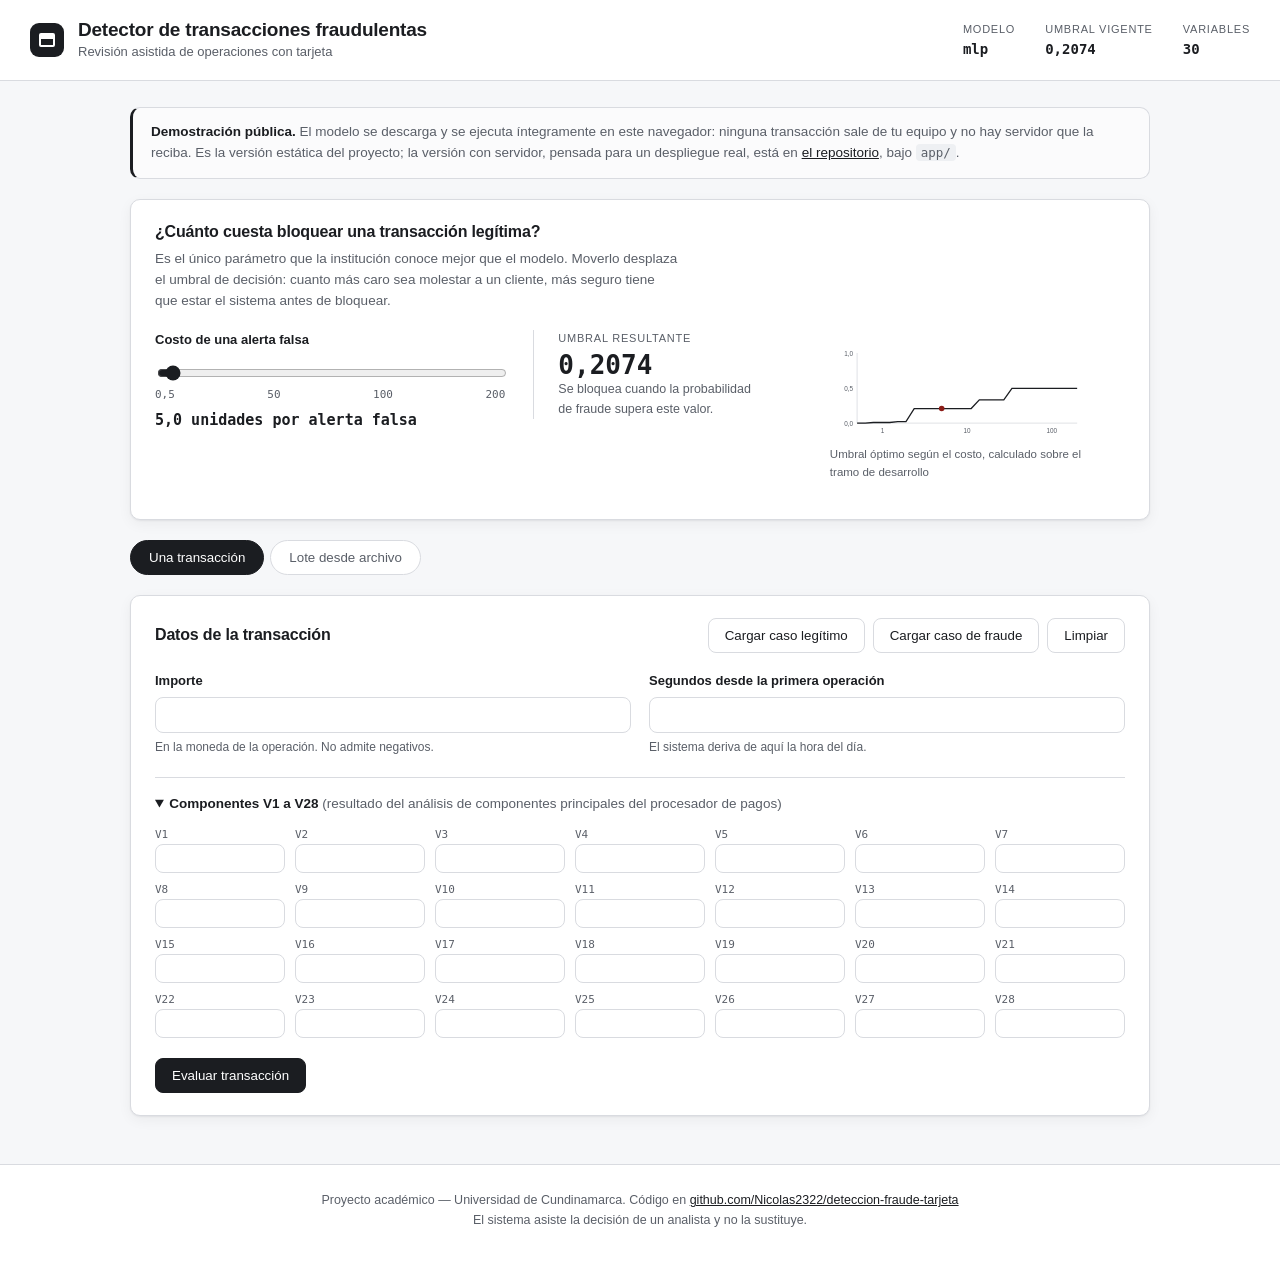
<file: docs/index.html>
<!DOCTYPE html>
<html lang="es">
<head>
<meta charset="utf-8">
<meta name="viewport" content="width=device-width, initial-scale=1">
<link rel="icon" href="favicon.svg" type="image/svg+xml">
<title>Detector de transacciones fraudulentas</title>
<meta name="description" content="Demostración pública de un detector de transacciones fraudulentas con tarjeta: el modelo se ejecuta en el navegador.">
<link rel="stylesheet" href="estilos.css">
</head>
<body>

<header class="cabecera">
  <div class="marca">
    <span class="logo" aria-hidden="true"></span>
    <div>
      <h1>Detector de transacciones fraudulentas</h1>
      <p class="sub">Revisión asistida de operaciones con tarjeta</p>
    </div>
  </div>
  <dl class="estado" id="estado">
    <div><dt>Modelo</dt><dd id="estado-modelo">—</dd></div>
    <div><dt>Umbral vigente</dt><dd id="estado-umbral">—</dd></div>
    <div><dt>Variables</dt><dd id="estado-columnas">—</dd></div>
  </dl>
</header>

<main>

  <aside class="aviso" role="note">
    <p><strong>Demostración pública.</strong> El modelo se descarga y se ejecuta
      íntegramente en este navegador: ninguna transacción sale de tu equipo y no
      hay servidor que la reciba. Es la versión estática del proyecto; la versión
      con servidor, pensada para un despliegue real, está en
      <a href="https://github.com/Nicolas2322/deteccion-fraude-tarjeta">el repositorio</a>,
      bajo <code>app/</code>.</p>
  </aside>

  <!-- ───────────── Control de costo ───────────── -->
  <section class="tarjeta costo" aria-labelledby="t-costo">
    <h2 id="t-costo">¿Cuánto cuesta bloquear una transacción legítima?</h2>
    <p class="ayuda">
      Es el único parámetro que la institución conoce mejor que el modelo. Moverlo
      desplaza el umbral de decisión: cuanto más caro sea molestar a un cliente,
      más seguro tiene que estar el sistema antes de bloquear.
    </p>

    <div class="costo-cuerpo">
      <div class="costo-control">
        <label for="costo">Costo de una alerta falsa</label>
        <input type="range" id="costo" min="0.5" max="200" step="0.5" value="5"
               aria-describedby="costo-valor">
        <div class="escala"><span>0,5</span><span>50</span><span>100</span><span>200</span></div>
        <output id="costo-valor" for="costo">5,0 unidades</output>
      </div>

      <div class="costo-efecto">
        <p class="etiqueta">Umbral resultante</p>
        <p class="numerote" id="umbral-vivo">—</p>
        <p class="nota" id="umbral-nota">Se bloquea cuando la probabilidad de fraude
          supera este valor.</p>
      </div>

      <figure class="curva">
        <svg id="curva" viewBox="0 0 320 120" role="img"
             aria-label="Curva del umbral óptimo frente al costo de una alerta falsa"></svg>
        <figcaption>Umbral óptimo según el costo, calculado sobre el tramo de desarrollo</figcaption>
      </figure>
    </div>
  </section>

  <!-- ───────────── Pestañas ───────────── -->
  <div class="pestanas" role="tablist" aria-label="Modo de trabajo">
    <button role="tab" id="tab-una" aria-selected="true" aria-controls="panel-una">
      Una transacción
    </button>
    <button role="tab" id="tab-lote" aria-selected="false" aria-controls="panel-lote">
      Lote desde archivo
    </button>
  </div>

  <!-- ───────────── Una transacción ───────────── -->
  <section class="tarjeta" id="panel-una" role="tabpanel" aria-labelledby="tab-una">
    <div class="fila-acciones">
      <h2>Datos de la transacción</h2>
      <div class="botones">
        <button type="button" class="secundario" id="btn-ejemplo-legitima">
          Cargar caso legítimo
        </button>
        <button type="button" class="secundario" id="btn-ejemplo-fraude">
          Cargar caso de fraude
        </button>
        <button type="button" class="secundario" id="btn-limpiar">Limpiar</button>
      </div>
    </div>

    <form id="formulario" novalidate>
      <div class="campos-destacados">
        <div class="campo">
          <label for="Amount">Importe</label>
          <input type="number" id="Amount" name="Amount" step="0.01" min="0"
                 inputmode="decimal" required aria-describedby="ayuda-amount">
          <small id="ayuda-amount">En la moneda de la operación. No admite negativos.</small>
        </div>
        <div class="campo">
          <label for="Time">Segundos desde la primera operación</label>
          <input type="number" id="Time" name="Time" step="1" min="0"
                 inputmode="numeric" required aria-describedby="ayuda-time">
          <small id="ayuda-time">El sistema deriva de aquí la hora del día.</small>
        </div>
      </div>

      <details class="componentes" open>
        <summary>Componentes V1 a V28 <span class="pista">(resultado del análisis de
          componentes principales del procesador de pagos)</span></summary>
        <div class="rejilla-v" id="rejilla-v"></div>
      </details>

      <div class="fila-enviar">
        <button type="submit" class="principal">Evaluar transacción</button>
        <p class="error" id="error-una" role="alert" hidden></p>
      </div>
    </form>

    <div class="veredicto" id="veredicto" hidden aria-live="polite">
      <div class="veredicto-cabecera">
        <span class="sello" id="sello">—</span>
        <div>
          <p class="veredicto-titulo" id="veredicto-titulo">—</p>
          <p class="veredicto-sub" id="veredicto-sub">—</p>
        </div>
      </div>
      <dl class="cifras">
        <div><dt>Probabilidad de fraude</dt><dd id="v-prob">—</dd></div>
        <div><dt>Umbral aplicado</dt><dd id="v-umbral">—</dd></div>
        <div><dt>Margen respecto al umbral</dt><dd id="v-margen">—</dd></div>
        <div><dt>Riesgo esperado</dt><dd id="v-riesgo">—</dd></div>
      </dl>
      <div class="barra" aria-hidden="true">
        <div class="barra-umbral" id="barra-umbral"></div>
        <div class="barra-valor" id="barra-valor"></div>
      </div>
      <p class="nota" id="v-explicacion"></p>
    </div>
  </section>

  <!-- ───────────── Lote ───────────── -->
  <section class="tarjeta" id="panel-lote" role="tabpanel" aria-labelledby="tab-lote" hidden>
    <h2>Revisar un archivo de transacciones</h2>
    <p class="ayuda">
      El archivo debe ser un CSV con las 30 columnas del esquema: <code>Time</code>,
      <code>V1</code> a <code>V28</code> y <code>Amount</code>. La columna
      <code>Class</code> es opcional y se ignora. Máximo 20.000 filas por envío.
    </p>

    <div class="soltar" id="soltar" tabindex="0" role="button"
         aria-describedby="ayuda-soltar">
      <p class="soltar-titulo">Arrastra el CSV aquí o pulsa para elegirlo</p>
      <p class="soltar-sub" id="ayuda-soltar">Se procesa en el servidor y no se
        almacena ninguna transacción.</p>
      <input type="file" id="archivo" accept=".csv,text/csv" hidden>
    </div>
    <p class="error" id="error-lote" role="alert" hidden></p>

    <div id="resultado-lote" hidden aria-live="polite">
      <div class="resumen">
        <div class="caja bloquear"><p class="etiqueta">Bloquear</p>
          <p class="numerote" id="r-bloquear">—</p></div>
        <div class="caja revisar"><p class="etiqueta">Revisar</p>
          <p class="numerote" id="r-revisar">—</p></div>
        <div class="caja permitir"><p class="etiqueta">Permitir</p>
          <p class="numerote" id="r-permitir">—</p></div>
        <div class="caja"><p class="etiqueta">Importe bloqueado</p>
          <p class="numerote" id="r-importe">—</p></div>
        <div class="caja"><p class="etiqueta">Riesgo que pasa</p>
          <p class="numerote" id="r-riesgo">—</p>
          <p class="nota">Suma de probabilidad por importe de lo que se deja pasar</p></div>
      </div>

      <h3>Cola de revisión, ordenada por riesgo</h3>
      <p class="ayuda">El orden no es por probabilidad sino por probabilidad
        multiplicada por importe: una operación dudosa de cuantía alta merece
        atención antes que una muy sospechosa de dos unidades.</p>
      <div class="tabla-envoltorio">
        <table id="tabla-lote">
          <thead><tr>
            <th scope="col">Fila</th><th scope="col">Acción</th>
            <th scope="col">Probabilidad</th><th scope="col">Importe</th>
            <th scope="col">Riesgo esperado</th>
          </tr></thead>
          <tbody></tbody>
        </table>
      </div>
    </div>
  </section>
</main>

<footer>
  <p>Proyecto académico — Universidad de Cundinamarca.
     Código en <a href="https://github.com/Nicolas2322/deteccion-fraude-tarjeta">
     github.com/Nicolas2322/deteccion-fraude-tarjeta</a></p>
  <p class="nota">El sistema asiste la decisión de un analista y no la sustituye.</p>
</footer>

<script type="module" src="app.js"></script>
</body>
</html>
</file>
<file: docs/estilos.css>
/* Detector de transacciones fraudulentas — hoja de estilos.

   Decisiones que conviene dejar escritas:

   - La acción nunca se codifica solo con color. Cada veredicto lleva su
     palabra y su símbolo, porque alrededor del 8 % de los hombres tiene
     alguna deficiencia en la visión del color y un analista de fraude revisa
     cientos de casos al día.
   - El tipo de letra para cifras es monoespaciado y tabular, de modo que las
     columnas de números queden alineadas y comparables de un vistazo.
   - Nada de animaciones que retrasen la lectura; solo transiciones de color
     breves, y suprimidas si el sistema pide movimiento reducido.
*/

:root {
  --tinta: #1b1d21;
  --tinta-suave: #5a5f68;
  --borde: #d9dbe0;
  --fondo: #f6f7f9;
  --papel: #ffffff;
  --acento: #1b1d21;
  --bloquear: #8c1d18;
  --bloquear-fondo: #fbeceb;
  --revisar: #7a5200;
  --revisar-fondo: #fdf4e0;
  --permitir: #1d5c38;
  --permitir-fondo: #eaf5ee;
  --radio: 10px;
  --sombra: 0 1px 2px rgba(20, 22, 26, .06), 0 4px 14px rgba(20, 22, 26, .05);
  --mono: "SF Mono", "DejaVu Sans Mono", ui-monospace, Menlo, Consolas, monospace;
}

* { box-sizing: border-box; }

body {
  margin: 0;
  background: var(--fondo);
  color: var(--tinta);
  font: 15px/1.55 -apple-system, "Segoe UI", Inter, Roboto, "Helvetica Neue", Arial, sans-serif;
  -webkit-font-smoothing: antialiased;
}

h1, h2, h3 { line-height: 1.25; margin: 0; letter-spacing: -.011em; }
h1 { font-size: 19px; font-weight: 650; }
h2 { font-size: 16px; font-weight: 650; }
h3 { font-size: 14px; font-weight: 650; margin-top: 26px; }
p { margin: 0; }

code {
  font: 12.5px/1.4 var(--mono);
  background: #eef0f3;
  padding: 1px 5px;
  border-radius: 4px;
}

/* ───────────── Cabecera ───────────── */

.cabecera {
  display: flex; align-items: center; justify-content: space-between;
  gap: 32px; flex-wrap: wrap;
  padding: 18px 30px;
  background: var(--papel);
  border-bottom: 1px solid var(--borde);
}

.marca { display: flex; align-items: center; gap: 14px; }

.logo {
  width: 34px; height: 34px; border-radius: 9px; flex: none;
  background: var(--acento);
  position: relative;
}
.logo::after {
  content: ""; position: absolute; inset: 10px 9px;
  border: 2px solid var(--papel); border-radius: 2px;
  border-top-width: 6px;
}

.sub { color: var(--tinta-suave); font-size: 13px; }

.estado { display: flex; gap: 30px; margin: 0; }
.estado dt { font-size: 11px; text-transform: uppercase; letter-spacing: .07em;
  color: var(--tinta-suave); }
.estado dd { margin: 2px 0 0; font: 600 14px/1.3 var(--mono);
  font-variant-numeric: tabular-nums; }

/* ───────────── Estructura ───────────── */

main {
  max-width: 1080px;
  margin: 0 auto;
  padding: 26px 30px 48px;
  display: flex; flex-direction: column; gap: 20px;
}

.tarjeta {
  background: var(--papel);
  border: 1px solid var(--borde);
  border-radius: var(--radio);
  box-shadow: var(--sombra);
  padding: 22px 24px;
}

.ayuda { color: var(--tinta-suave); font-size: 13.5px; margin-top: 7px; max-width: 70ch; }
.nota { color: var(--tinta-suave); font-size: 12.5px; }
.etiqueta { font-size: 11px; text-transform: uppercase; letter-spacing: .07em;
  color: var(--tinta-suave); }

.numerote { font: 600 26px/1.15 var(--mono); font-variant-numeric: tabular-nums;
  margin-top: 4px; }

/* ───────────── Control de costo ───────────── */

.costo-cuerpo {
  display: grid; grid-template-columns: 1.15fr .75fr 1.1fr;
  gap: 28px; align-items: start; margin-top: 18px;
}

.costo-control label { display: block; font-weight: 600; font-size: 13px; margin-bottom: 10px; }

input[type=range] {
  width: 100%; accent-color: var(--acento); height: 22px;
}

.escala { display: flex; justify-content: space-between; font: 11px var(--mono);
  color: var(--tinta-suave); margin-top: -2px; }

output { display: block; margin-top: 10px; font: 600 15px var(--mono);
  font-variant-numeric: tabular-nums; }

.costo-efecto { border-left: 1px solid var(--borde); padding-left: 24px; }

.curva figcaption { font-size: 11.5px; color: var(--tinta-suave); margin-top: 6px; }
.curva svg { width: 100%; height: auto; display: block; }

/* ───────────── Pestañas ───────────── */

.pestanas { display: flex; gap: 6px; }

.pestanas button {
  appearance: none; border: 1px solid var(--borde); background: var(--papel);
  color: var(--tinta-suave); font: 600 13.5px inherit;
  padding: 9px 18px; border-radius: 999px; cursor: pointer;
  transition: background .12s, color .12s, border-color .12s;
}
.pestanas button[aria-selected=true] {
  background: var(--acento); border-color: var(--acento); color: #fff;
}
.pestanas button:focus-visible, .soltar:focus-visible,
button:focus-visible, input:focus-visible, summary:focus-visible {
  outline: 2px solid #2f6fd0; outline-offset: 2px;
}

/* ───────────── Formulario ───────────── */

.fila-acciones { display: flex; align-items: center; justify-content: space-between;
  gap: 16px; flex-wrap: wrap; }
.botones { display: flex; gap: 8px; flex-wrap: wrap; }

button.principal, button.secundario {
  appearance: none; border-radius: 8px; cursor: pointer;
  font: 600 13.5px inherit; padding: 9px 16px;
  transition: background .12s, border-color .12s;
}
button.principal { background: var(--acento); color: #fff; border: 1px solid var(--acento); }
button.principal:hover { background: #000; }
button.secundario { background: var(--papel); color: var(--tinta); border: 1px solid var(--borde); }
button.secundario:hover { border-color: #b9bcc4; background: #fafbfc; }

.campos-destacados { display: grid; grid-template-columns: repeat(2, minmax(0, 1fr));
  gap: 18px; margin-top: 18px; }

.campo label { display: block; font-weight: 600; font-size: 13px; margin-bottom: 6px; }
.campo small { display: block; color: var(--tinta-suave); font-size: 12px; margin-top: 5px; }

input[type=number] {
  width: 100%; padding: 9px 11px; border: 1px solid var(--borde);
  border-radius: 8px; font: 14px var(--mono); font-variant-numeric: tabular-nums;
  background: var(--papel); color: var(--tinta);
}
/* Solo se marca en rojo lo que el usuario ya tocó y dejó mal. Con :invalid a
   secas, un formulario recién abierto aparecería entero en rojo sin que nadie
   se haya equivocado todavía, que es la forma más rápida de que la gente deje
   de hacer caso a los avisos. */
input[type=number]:user-invalid { border-color: var(--bloquear); background: #fffafa; }

.componentes { margin-top: 20px; border-top: 1px solid var(--borde); padding-top: 16px; }
.componentes summary { cursor: pointer; font-weight: 600; font-size: 13.5px; }
.pista { font-weight: 400; color: var(--tinta-suave); }

.rejilla-v { display: grid; grid-template-columns: repeat(7, minmax(0, 1fr));
  gap: 10px; margin-top: 14px; }
.rejilla-v label { display: block; font: 11px var(--mono); color: var(--tinta-suave);
  margin-bottom: 3px; }
.rejilla-v input { padding: 6px 7px; font-size: 12.5px; }

.fila-enviar { display: flex; align-items: center; gap: 16px; margin-top: 20px; }

.error {
  color: var(--bloquear); background: var(--bloquear-fondo);
  border: 1px solid #f0c9c6; border-radius: 8px;
  padding: 9px 13px; font-size: 13px; margin: 0;
}

/* ───────────── Veredicto ───────────── */

.veredicto { margin-top: 24px; border-top: 1px solid var(--borde); padding-top: 22px; }

.veredicto-cabecera { display: flex; align-items: center; gap: 16px; }

.sello {
  font: 700 12px/1 inherit; letter-spacing: .09em; text-transform: uppercase;
  padding: 11px 16px; border-radius: 8px; border: 1px solid; white-space: nowrap;
}
.sello.bloquear { color: var(--bloquear); background: var(--bloquear-fondo); border-color: #e5b5b1; }
.sello.revisar  { color: var(--revisar);  background: var(--revisar-fondo);  border-color: #e8d4a3; }
.sello.permitir { color: var(--permitir); background: var(--permitir-fondo); border-color: #b4d8c2; }

.veredicto-titulo { font-size: 16px; font-weight: 650; }
.veredicto-sub { color: var(--tinta-suave); font-size: 13.5px; margin-top: 2px; }

.cifras { display: grid; grid-template-columns: repeat(4, minmax(0, 1fr));
  gap: 18px; margin: 20px 0 16px; }
.cifras dt { font-size: 11px; text-transform: uppercase; letter-spacing: .07em;
  color: var(--tinta-suave); }
.cifras dd { margin: 4px 0 0; font: 600 17px var(--mono); font-variant-numeric: tabular-nums; }

.barra { position: relative; height: 10px; background: #eceef1; border-radius: 999px; }
.barra-valor { position: absolute; inset: 0 auto 0 0; background: var(--acento);
  border-radius: 999px; transition: width .18s; }
.barra-umbral { position: absolute; top: -4px; bottom: -4px; width: 2px;
  background: var(--bloquear); z-index: 2; }

#v-explicacion { margin-top: 12px; }

/* ───────────── Lote ───────────── */

.soltar {
  margin-top: 18px; border: 2px dashed var(--borde); border-radius: var(--radio);
  padding: 34px 20px; text-align: center; cursor: pointer; background: #fcfcfd;
  transition: border-color .12s, background .12s;
}
.soltar:hover, .soltar.encima { border-color: var(--acento); background: #f3f5f8; }
.soltar-titulo { font-weight: 600; }
.soltar-sub { color: var(--tinta-suave); font-size: 12.5px; margin-top: 5px; }

.resumen { display: grid; grid-template-columns: repeat(5, minmax(0, 1fr));
  gap: 12px; margin: 22px 0 6px; }
.caja { border: 1px solid var(--borde); border-radius: 9px; padding: 13px 14px;
  background: #fcfcfd; }
.caja.bloquear { background: var(--bloquear-fondo); border-color: #e9c8c5; }
.caja.revisar  { background: var(--revisar-fondo);  border-color: #ecdcb2; }
.caja.permitir { background: var(--permitir-fondo); border-color: #c2dfcd; }
.caja .numerote { font-size: 22px; }
.caja .nota { margin-top: 5px; font-size: 11px; }

.tabla-envoltorio { max-height: 340px; overflow: auto; border: 1px solid var(--borde);
  border-radius: 9px; margin-top: 12px; }

table { width: 100%; border-collapse: collapse; font-size: 13px; }
thead th {
  position: sticky; top: 0; background: var(--papel); text-align: left;
  font-size: 11px; text-transform: uppercase; letter-spacing: .06em;
  color: var(--tinta-suave); font-weight: 600;
  padding: 10px 14px; border-bottom: 1px solid var(--borde);
}
tbody td { padding: 9px 14px; border-bottom: 1px solid #eef0f3;
  font-variant-numeric: tabular-nums; }
tbody tr:last-child td { border-bottom: 0; }
td.num { font-family: var(--mono); }

.marca-accion { font-weight: 650; font-size: 12px; white-space: nowrap; }
.marca-accion.bloquear { color: var(--bloquear); }
.marca-accion.revisar  { color: var(--revisar); }
.marca-accion.permitir { color: var(--permitir); }

/* ───────────── Pie ───────────── */

footer { padding: 26px 30px 40px; text-align: center; color: var(--tinta-suave);
  font-size: 12.5px; border-top: 1px solid var(--borde); background: var(--papel); }
footer a { color: var(--tinta); }

/* ───────────── Adaptación ───────────── */

@media (max-width: 900px) {
  .costo-cuerpo { grid-template-columns: 1fr; }
  .costo-efecto { border-left: 0; padding-left: 0; border-top: 1px solid var(--borde);
    padding-top: 16px; }
  .rejilla-v { grid-template-columns: repeat(4, minmax(0, 1fr)); }
  .cifras, .resumen { grid-template-columns: repeat(2, minmax(0, 1fr)); }
  .campos-destacados { grid-template-columns: 1fr; }
  .estado { gap: 18px; }
}

@media (prefers-reduced-motion: reduce) {
  * { transition: none !important; }
}

/* ───────────── Aviso de la demostración pública ─────────────

   Solo existe en la versión estática. La diferencia entre ejecutar el modelo
   en el navegador y ejecutarlo en un servidor no es un detalle técnico sino
   una decisión con consecuencias de seguridad, y el usuario merece saber cuál
   de las dos está usando.
*/

.aviso {
  border: 1px solid var(--borde);
  border-left: 3px solid var(--acento);
  border-radius: var(--radio);
  background: #fbfbfc;
  padding: 14px 18px;
  font-size: 13.5px;
  color: var(--tinta-suave);
}
.aviso strong { color: var(--tinta); }
.aviso a { color: var(--tinta); }
</file>
